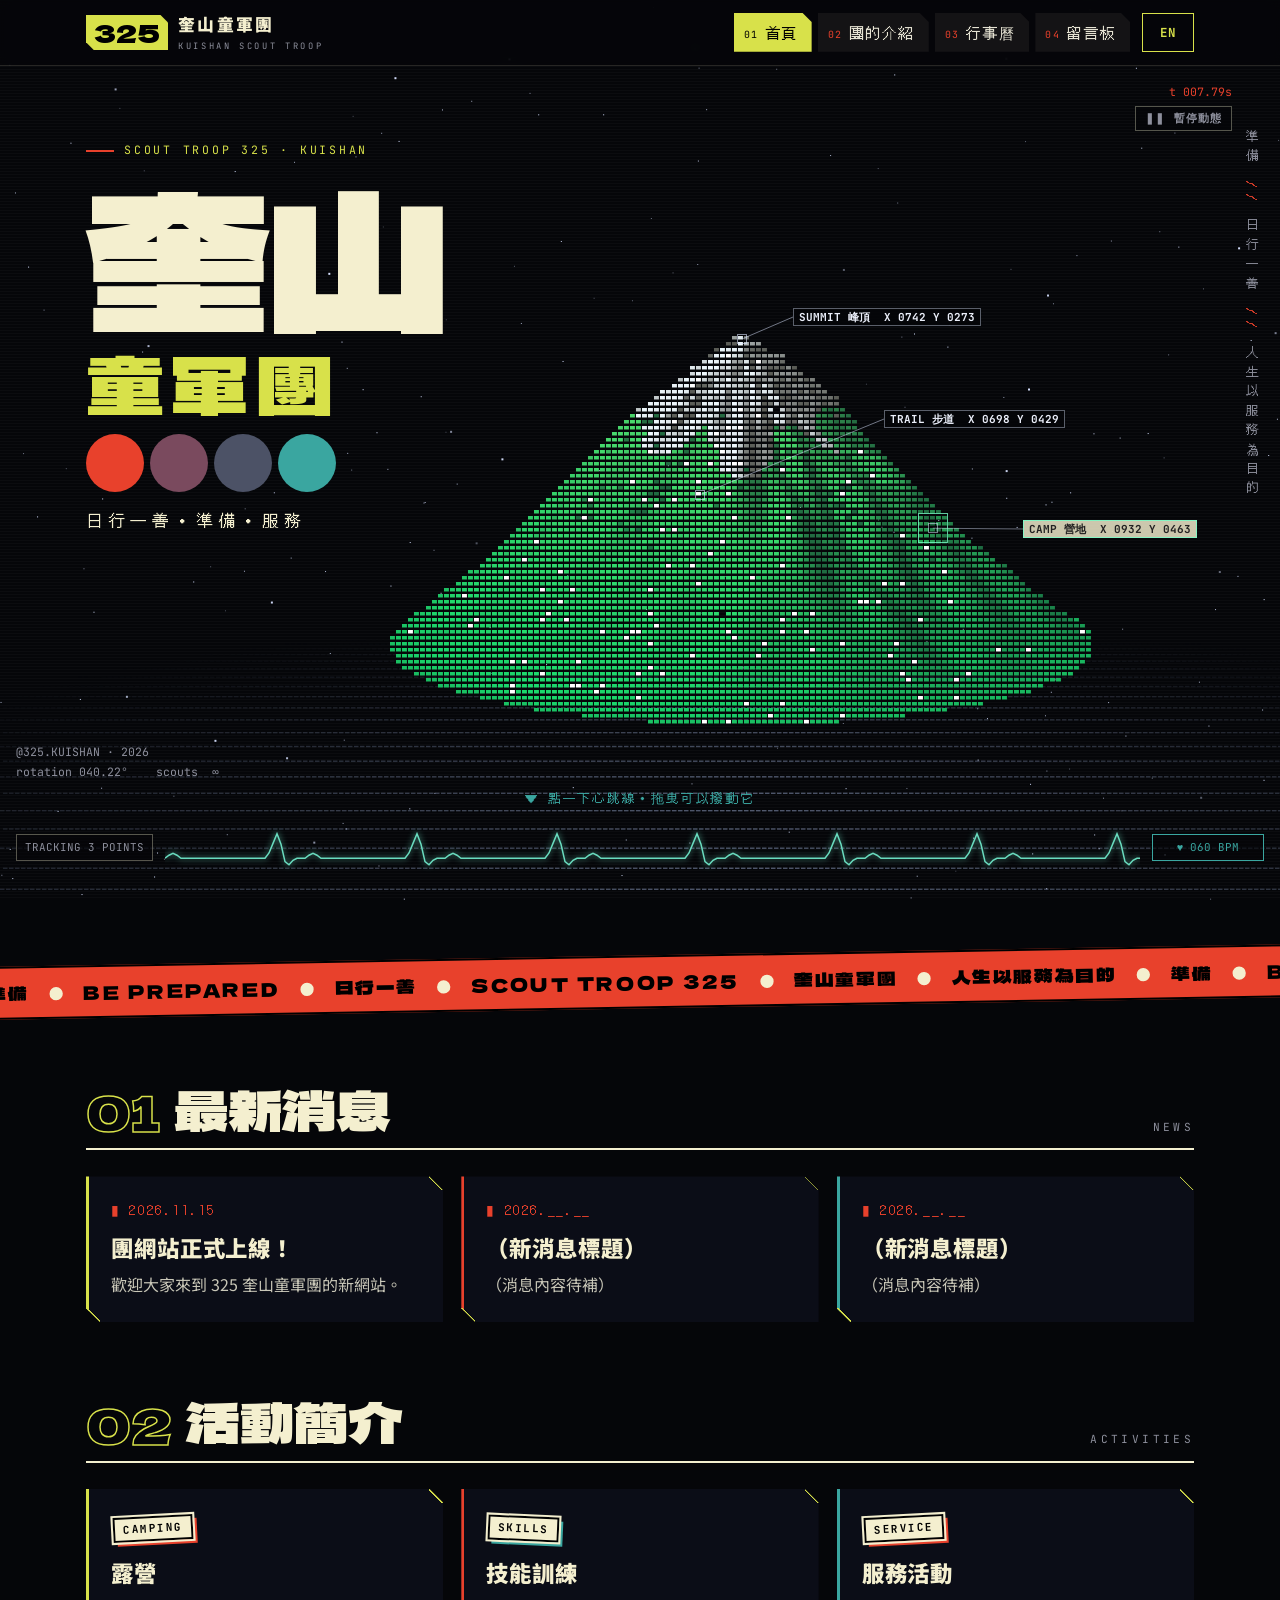
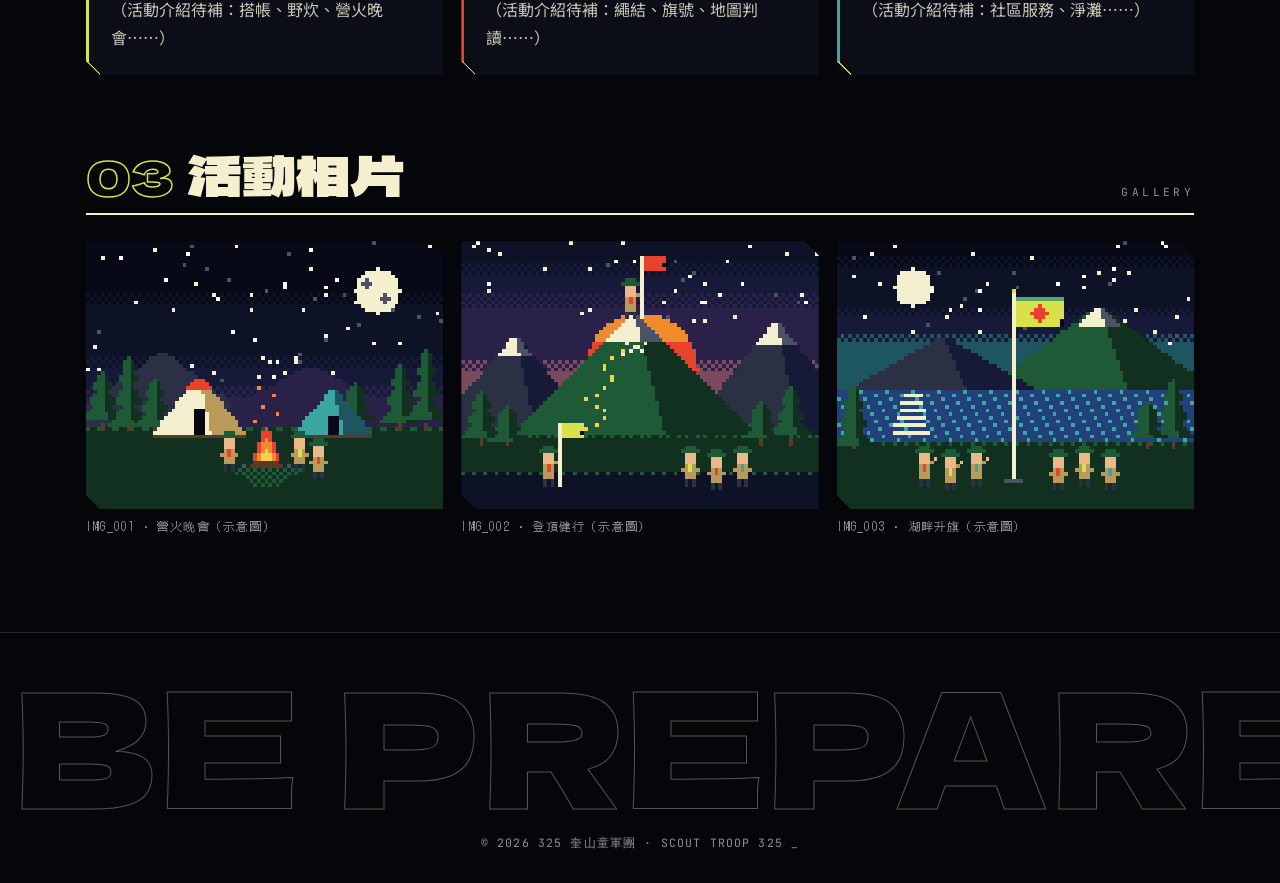
<file: index.html>
<!doctype html>
<html lang="zh-Hant">
<head>
<meta charset="utf-8">
<meta name="viewport" content="width=device-width, initial-scale=1">
<title>首頁｜325 奎山童軍團</title>
<meta name="theme-color" content="#050609">
<link rel="preconnect" href="https://fonts.googleapis.com">
<link rel="preconnect" href="https://fonts.gstatic.com" crossorigin>
<link href="https://fonts.googleapis.com/css2?family=Dela+Gothic+One&family=DotGothic16&family=JetBrains+Mono:wght@400;700&family=Noto+Sans+TC:wght@400;700;900&display=swap" rel="stylesheet">
<link rel="stylesheet" href="style.css?v=14">
</head>
<body>
<header><div class="bar"><a class="logo" href="index.html"><b>325</b><div><span>奎山童軍團</span><small>KUISHAN SCOUT TROOP</small></div></a><nav><a href="index.html" class="active"><i>01</i><span data-en="HOME">首頁</span></a><a href="about.html"><i>02</i><span data-en="ABOUT">團的介紹</span></a><a href="calendar.html"><i>03</i><span data-en="CALENDAR">行事曆</span></a><a href="guestbook.html"><i>04</i><span data-en="GUESTBOOK">留言板</span></a><button id="lang" class="langbtn" type="button">EN</button></nav></div></header>
<section class="hero">
<canvas id="mountain" aria-hidden="true"></canvas>
<div class="hero-copy"><div class="kicker">SCOUT TROOP 325 · KUISHAN</div>
<h1><span class="l1"><span class="gl" data-text="奎山" data-en="KUISHAN">奎山</span></span><span class="l2"><span class="gl" data-text="童軍團" data-en="SCOUT TROOP">童軍團</span></span></h1>
<div class="dots" aria-hidden="true"><i></i><i></i><i></i><i></i></div>
<p class="motto" data-en="Do a good turn daily · Be prepared · Serve">日行一善・準備・服務</p></div>
<div class="vert" aria-hidden="true">準備 <b>//</b> 日行一善 <b>//</b> 人生以服務為目的</div>
<div class="hud hud-tr" id="hud-t">t 000.00s</div>
<div class="hud hud-bl">@325.KUISHAN · 2026
rotation <span id="hud-rot">000.00°</span>    scouts  ∞</div>
<div class="hud hud-hint" id="hud-hint" data-en="▼ TAP THE HEARTBEAT · DRAG TO PLUCK IT">▼ 點一下心跳線・拖曳可以撥動它</div>
<div class="hud-bar"><span class="chip" id="hud-track">TRACKING 0 POINTS</span><canvas id="pulse"></canvas><span class="chip" id="hud-bpm">♥ 060 BPM</span></div>
</section>
<div class="band" aria-hidden="true"><div>準備<i></i>BE PREPARED<i></i>日行一善<i></i>SCOUT TROOP 325<i></i>奎山童軍團<i></i>人生以服務為目的<i></i>準備<i></i>BE PREPARED<i></i>日行一善<i></i>SCOUT TROOP 325<i></i>奎山童軍團<i></i>人生以服務為目的<i></i>準備<i></i>BE PREPARED<i></i>日行一善<i></i>SCOUT TROOP 325<i></i>奎山童軍團<i></i>人生以服務為目的<i></i>準備<i></i>BE PREPARED<i></i>日行一善<i></i>SCOUT TROOP 325<i></i>奎山童軍團<i></i>人生以服務為目的<i></i></div></div>
<main>
<section>
<h2><span class="num">01</span><span class="gl" data-text="最新消息" data-en="NEWS">最新消息</span><span class="tag" data-en="最新消息">NEWS</span></h2>
<div class="grid">
<div class="card"><div class="date">2026.11.15</div><h3 data-en="Our website is live!">團網站正式上線！</h3><p data-en="Welcome to the new website of Kuishan Scout Troop 325.">歡迎大家來到 325 奎山童軍團的新網站。</p></div>
<div class="card"><div class="date">2026.__.__</div><h3 data-en="(News title)">（新消息標題）</h3><p data-en="(to be added)">（消息內容待補）</p></div>
<div class="card"><div class="date">2026.__.__</div><h3 data-en="(News title)">（新消息標題）</h3><p data-en="(to be added)">（消息內容待補）</p></div>
</div>
</section>
<section>
<h2><span class="num">02</span><span class="gl" data-text="活動簡介" data-en="ACTIVITIES">活動簡介</span><span class="tag" data-en="活動簡介">ACTIVITIES</span></h2>
<div class="grid">
<div class="card"><div class="label">CAMPING</div><h3 data-en="Camping">露營</h3><p data-en="(To be added: pitching tents, outdoor cooking, campfire nights…)">（活動介紹待補：搭帳、野炊、營火晚會……）</p></div>
<div class="card"><div class="label">SKILLS</div><h3 data-en="Skills training">技能訓練</h3><p data-en="(To be added: knots, signalling, map reading…)">（活動介紹待補：繩結、旗號、地圖判讀……）</p></div>
<div class="card"><div class="label">SERVICE</div><h3 data-en="Service">服務活動</h3><p data-en="(To be added: community service, beach clean-ups…)">（活動介紹待補：社區服務、淨灘……）</p></div>
</div>
</section>
<section>
<h2><span class="num">03</span><span class="gl" data-text="活動相片" data-en="GALLERY">活動相片</span><span class="tag" data-en="活動相片">GALLERY</span></h2>
<div class="grid photos"><figure><img src="images/photo1.svg?v=7" alt="像素畫：營火晚會（示意圖）"><figcaption>IMG_001 · <span data-en="Campfire night (illustration)">營火晚會（示意圖）</span></figcaption></figure><figure><img src="images/photo2.svg?v=7" alt="像素畫：登頂健行（示意圖）"><figcaption>IMG_002 · <span data-en="Summit hike (illustration)">登頂健行（示意圖）</span></figcaption></figure><figure><img src="images/photo3.svg?v=7" alt="像素畫：湖畔升旗（示意圖）"><figcaption>IMG_003 · <span data-en="Lakeside flag raising (illustration)">湖畔升旗（示意圖）</span></figcaption></figure></div>
</section>
</main>
<footer><div class="mega" aria-hidden="true">BE PREPARED</div><p>© 2026 325 奎山童軍團 · SCOUT TROOP 325 <span class="blink">_</span></p></footer>
<script src="sky.js?v=13"></script>
<script src="app.js?v=14"></script>
</body>
</html>
</file>
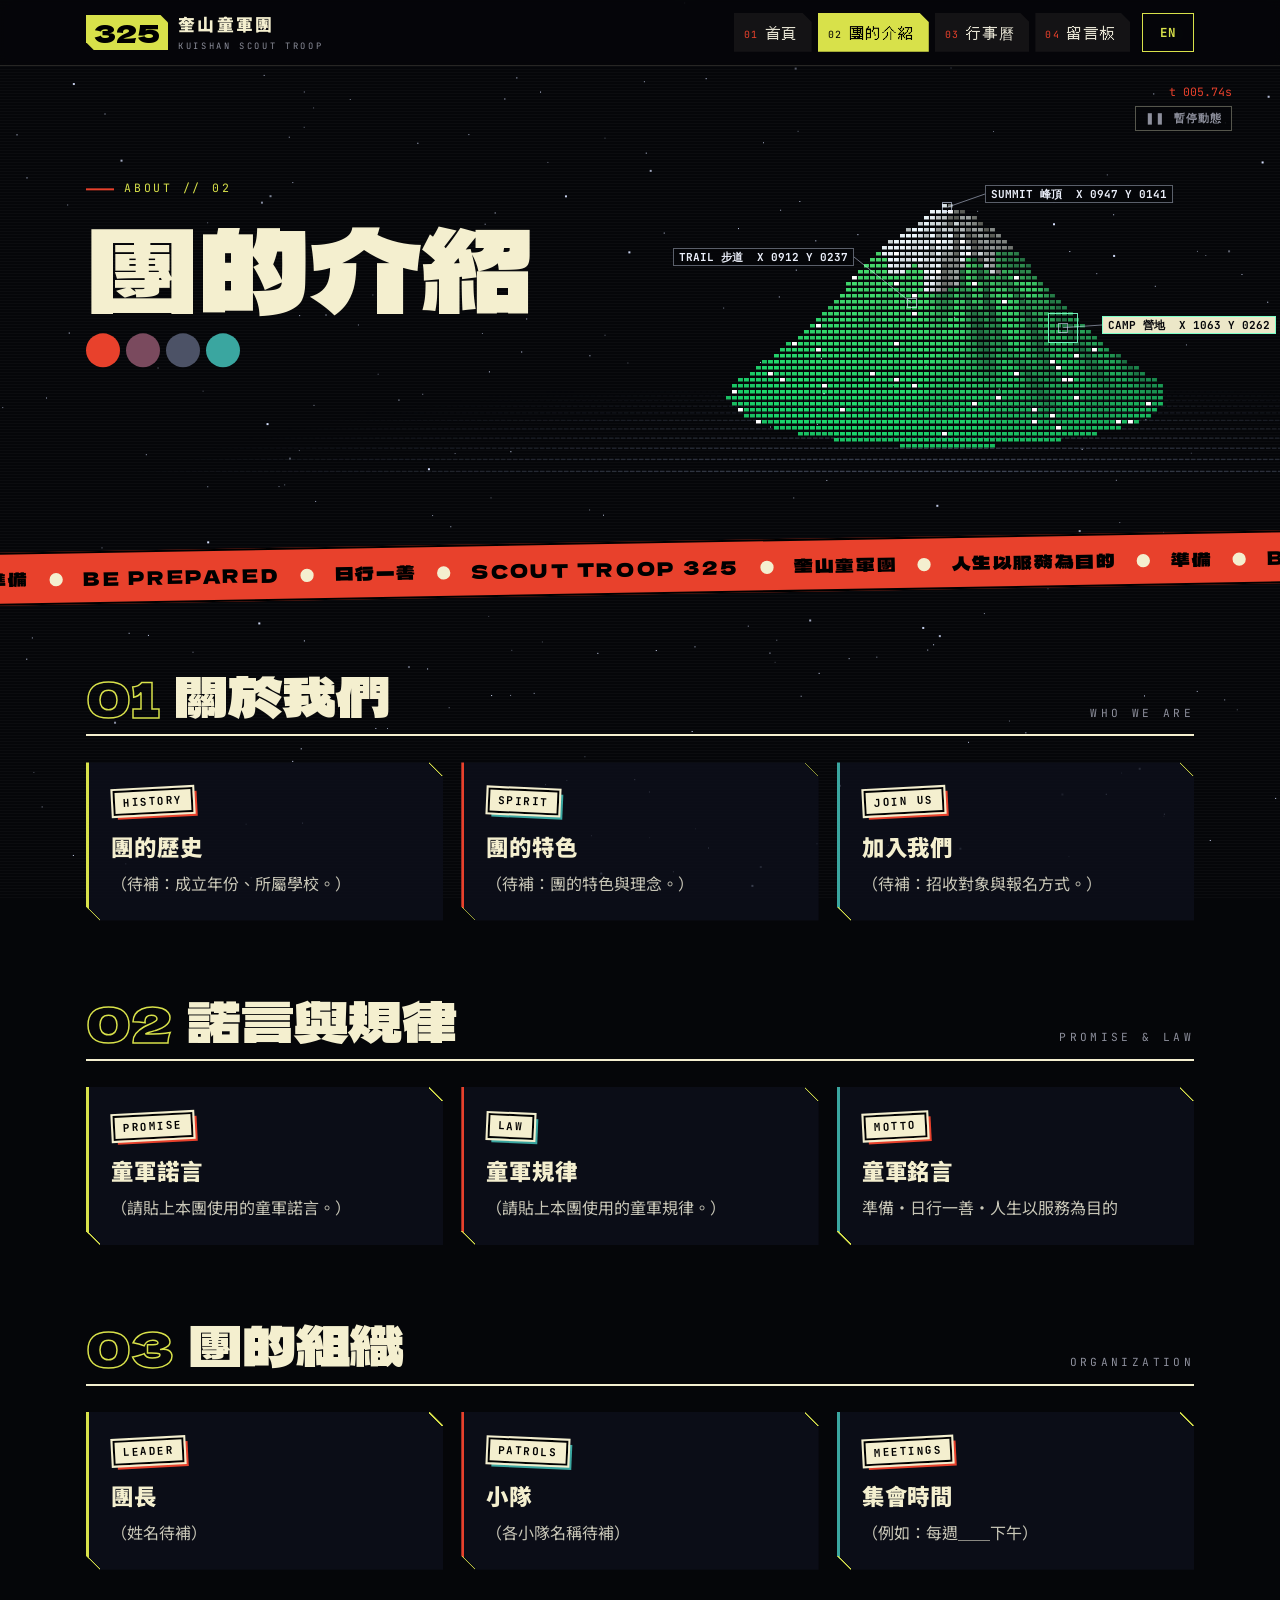
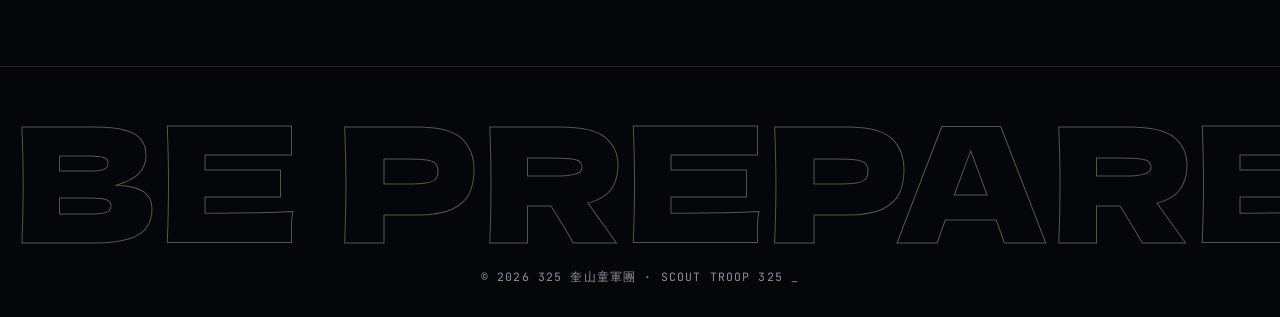
<file: about.html>
<!doctype html>
<html lang="zh-Hant">
<head>
<meta charset="utf-8">
<meta name="viewport" content="width=device-width, initial-scale=1">
<title>團的介紹｜325 奎山童軍團</title>
<meta name="theme-color" content="#050609">
<link rel="preconnect" href="https://fonts.googleapis.com">
<link rel="preconnect" href="https://fonts.gstatic.com" crossorigin>
<link href="https://fonts.googleapis.com/css2?family=Dela+Gothic+One&family=DotGothic16&family=JetBrains+Mono:wght@400;700&family=Noto+Sans+TC:wght@400;700;900&display=swap" rel="stylesheet">
<link rel="stylesheet" href="style.css?v=14">
</head>
<body>
<header><div class="bar"><a class="logo" href="index.html"><b>325</b><div><span>奎山童軍團</span><small>KUISHAN SCOUT TROOP</small></div></a><nav><a href="index.html"><i>01</i><span data-en="HOME">首頁</span></a><a href="about.html" class="active"><i>02</i><span data-en="ABOUT">團的介紹</span></a><a href="calendar.html"><i>03</i><span data-en="CALENDAR">行事曆</span></a><a href="guestbook.html"><i>04</i><span data-en="GUESTBOOK">留言板</span></a><button id="lang" class="langbtn" type="button">EN</button></nav></div></header>
<section class="hero sub">
<canvas id="mountain" aria-hidden="true"></canvas>
<div class="hero-copy"><div class="kicker">ABOUT // 02</div>
<h1><span class="gl" data-text="團的介紹" data-en="ABOUT">團的介紹</span></h1>
<div class="dots" aria-hidden="true"><i></i><i></i><i></i><i></i></div></div>
<div class="hud hud-tr" id="hud-t">t 000.00s</div>
</section>
<div class="band" aria-hidden="true"><div>準備<i></i>BE PREPARED<i></i>日行一善<i></i>SCOUT TROOP 325<i></i>奎山童軍團<i></i>人生以服務為目的<i></i>準備<i></i>BE PREPARED<i></i>日行一善<i></i>SCOUT TROOP 325<i></i>奎山童軍團<i></i>人生以服務為目的<i></i>準備<i></i>BE PREPARED<i></i>日行一善<i></i>SCOUT TROOP 325<i></i>奎山童軍團<i></i>人生以服務為目的<i></i>準備<i></i>BE PREPARED<i></i>日行一善<i></i>SCOUT TROOP 325<i></i>奎山童軍團<i></i>人生以服務為目的<i></i></div></div>
<main>
<section>
<h2><span class="num">01</span><span class="gl" data-text="關於我們" data-en="WHO WE ARE">關於我們</span><span class="tag" data-en="關於我們">WHO WE ARE</span></h2>
<div class="grid">
<div class="card"><div class="label">HISTORY</div><h3 data-en="Our history">團的歷史</h3><p data-en="(To be added: founding year, school.)">（待補：成立年份、所屬學校。）</p></div>
<div class="card"><div class="label">SPIRIT</div><h3 data-en="What makes us us">團的特色</h3><p data-en="(To be added: our character and values.)">（待補：團的特色與理念。）</p></div>
<div class="card"><div class="label">JOIN US</div><h3 data-en="Join us">加入我們</h3><p data-en="(To be added: who can join and how to sign up.)">（待補：招收對象與報名方式。）</p></div>
</div>
</section>
<section>
<h2><span class="num">02</span><span class="gl" data-text="諾言與規律" data-en="PROMISE &amp;amp; LAW">諾言與規律</span><span class="tag" data-en="諾言與規律">PROMISE &amp; LAW</span></h2>
<div class="grid">
<div class="card"><div class="label">PROMISE</div><h3 data-en="Scout Promise">童軍諾言</h3><p data-en="(Paste the Scout Promise your troop uses.)">（請貼上本團使用的童軍諾言。）</p></div>
<div class="card"><div class="label">LAW</div><h3 data-en="Scout Law">童軍規律</h3><p data-en="(Paste the Scout Law your troop uses.)">（請貼上本團使用的童軍規律。）</p></div>
<div class="card"><div class="label">MOTTO</div><h3 data-en="Scout Motto">童軍銘言</h3><p data-en="Be prepared · Do a good turn daily · Live to serve">準備・日行一善・人生以服務為目的</p></div>
</div>
</section>
<section>
<h2><span class="num">03</span><span class="gl" data-text="團的組織" data-en="ORGANIZATION">團的組織</span><span class="tag" data-en="團的組織">ORGANIZATION</span></h2>
<div class="grid">
<div class="card"><div class="label">LEADER</div><h3 data-en="Scoutmaster">團長</h3><p data-en="(Name to be added)">（姓名待補）</p></div>
<div class="card"><div class="label">PATROLS</div><h3 data-en="Patrols">小隊</h3><p data-en="(Patrol names to be added)">（各小隊名稱待補）</p></div>
<div class="card"><div class="label">MEETINGS</div><h3 data-en="Meeting time">集會時間</h3><p data-en="(e.g. every ____ afternoon)">（例如：每週＿＿下午）</p></div>
</div>
</section>
</main>
<footer><div class="mega" aria-hidden="true">BE PREPARED</div><p>© 2026 325 奎山童軍團 · SCOUT TROOP 325 <span class="blink">_</span></p></footer>
<script src="sky.js?v=13"></script>
<script src="app.js?v=14"></script>
</body>
</html>
</file>
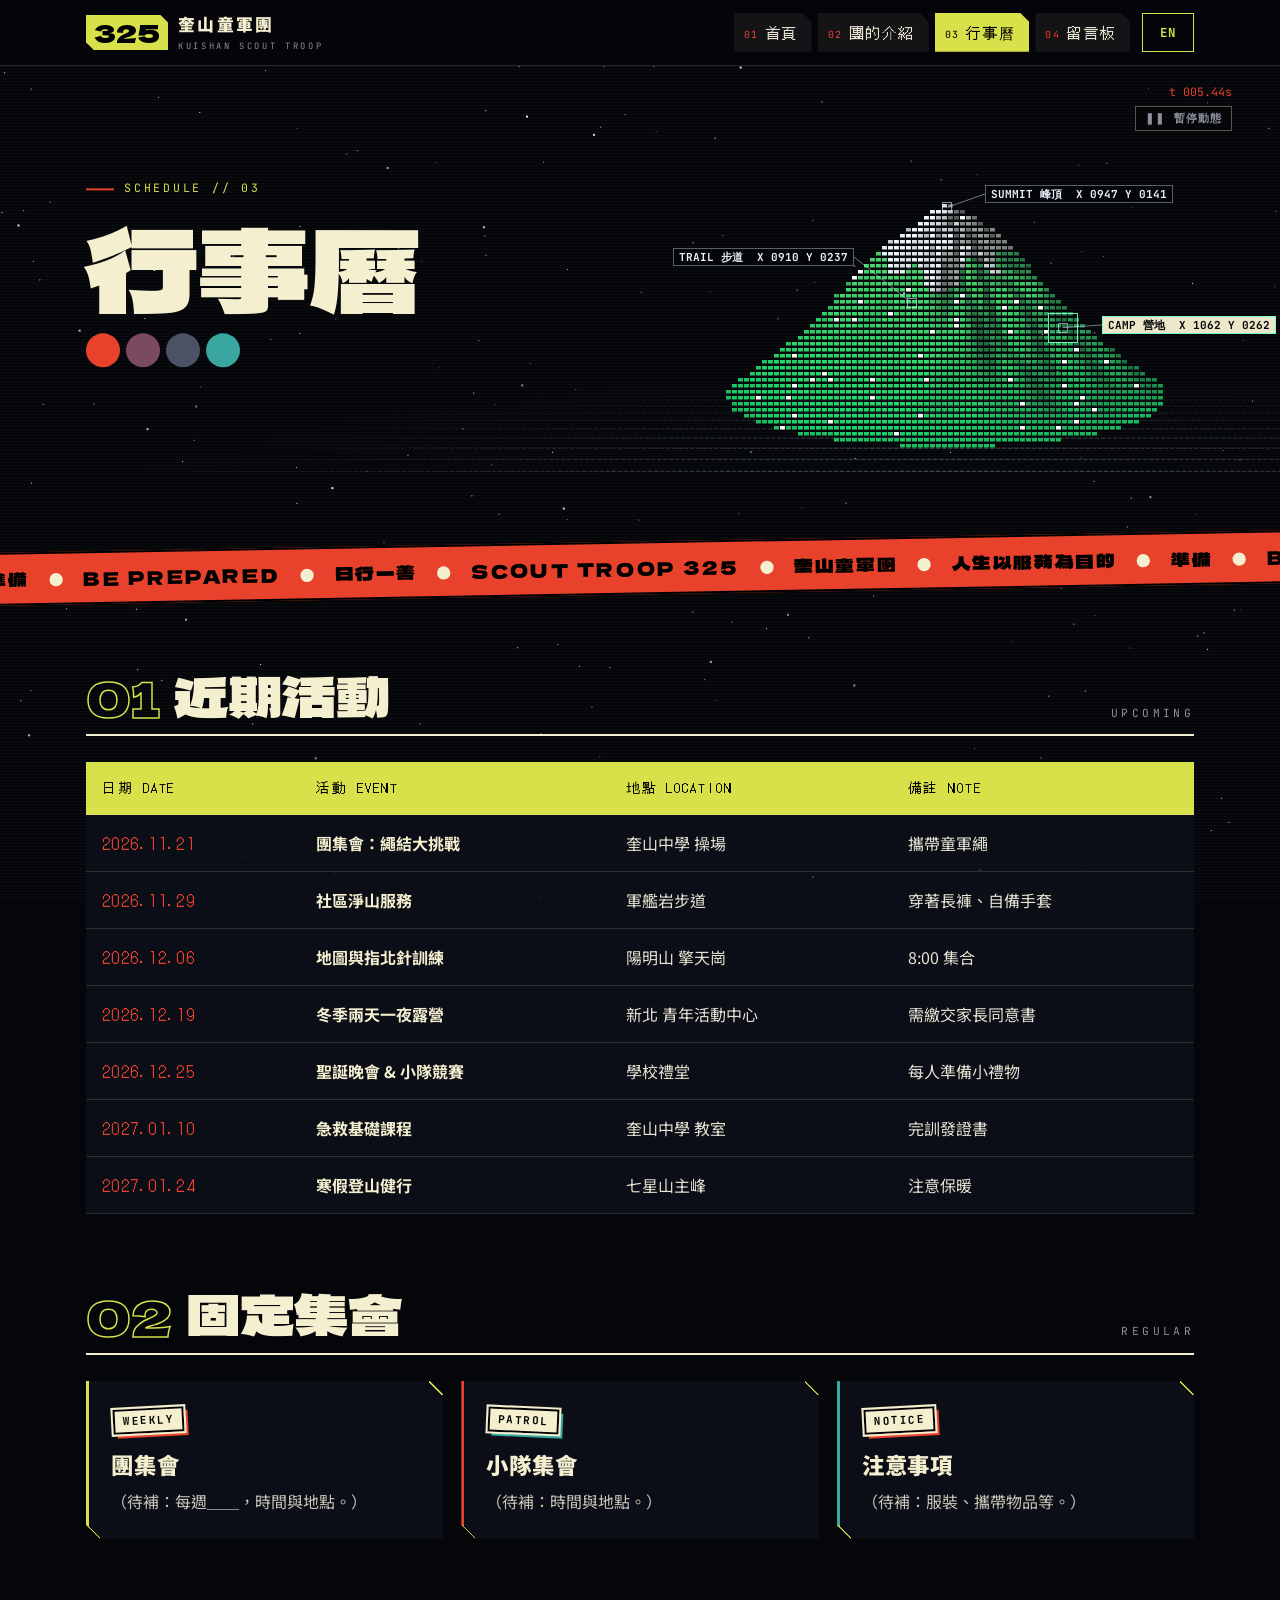
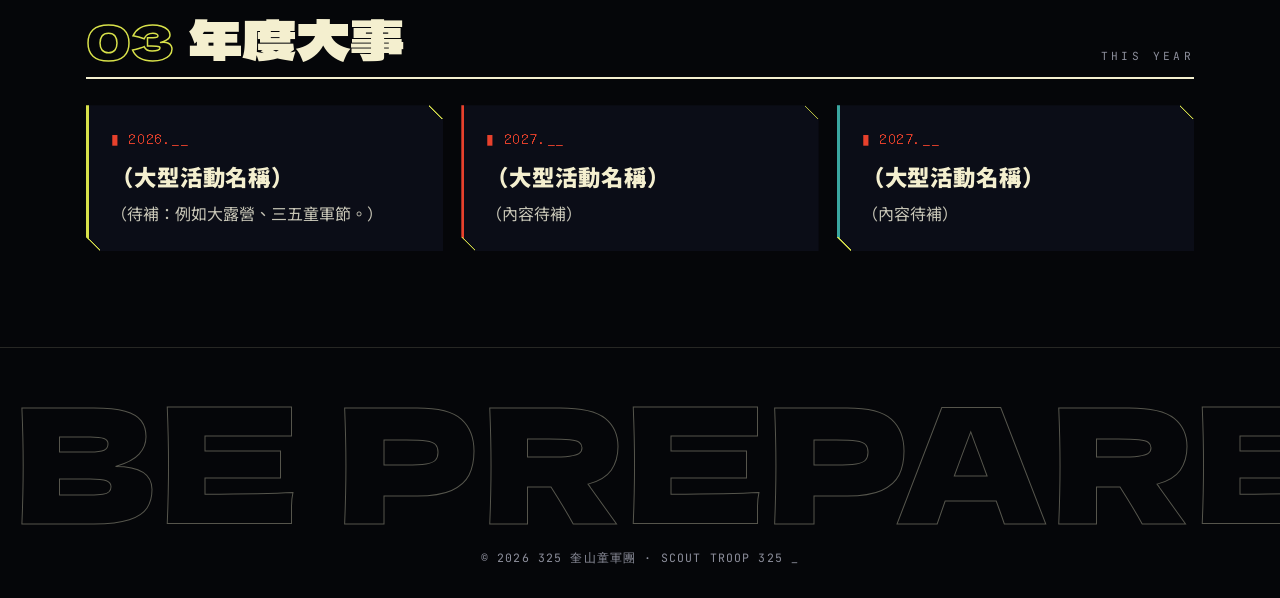
<file: calendar.html>
<!doctype html>
<html lang="zh-Hant">
<head>
<meta charset="utf-8">
<meta name="viewport" content="width=device-width, initial-scale=1">
<title>行事曆｜325 奎山童軍團</title>
<meta name="theme-color" content="#050609">
<link rel="preconnect" href="https://fonts.googleapis.com">
<link rel="preconnect" href="https://fonts.gstatic.com" crossorigin>
<link href="https://fonts.googleapis.com/css2?family=Dela+Gothic+One&family=DotGothic16&family=JetBrains+Mono:wght@400;700&family=Noto+Sans+TC:wght@400;700;900&display=swap" rel="stylesheet">
<link rel="stylesheet" href="style.css?v=14">
</head>
<body>
<header><div class="bar"><a class="logo" href="index.html"><b>325</b><div><span>奎山童軍團</span><small>KUISHAN SCOUT TROOP</small></div></a><nav><a href="index.html"><i>01</i><span data-en="HOME">首頁</span></a><a href="about.html"><i>02</i><span data-en="ABOUT">團的介紹</span></a><a href="calendar.html" class="active"><i>03</i><span data-en="CALENDAR">行事曆</span></a><a href="guestbook.html"><i>04</i><span data-en="GUESTBOOK">留言板</span></a><button id="lang" class="langbtn" type="button">EN</button></nav></div></header>
<section class="hero sub">
<canvas id="mountain" aria-hidden="true"></canvas>
<div class="hero-copy"><div class="kicker">SCHEDULE // 03</div>
<h1><span class="gl" data-text="行事曆" data-en="CALENDAR">行事曆</span></h1>
<div class="dots" aria-hidden="true"><i></i><i></i><i></i><i></i></div></div>
<div class="hud hud-tr" id="hud-t">t 000.00s</div>
</section>
<div class="band" aria-hidden="true"><div>準備<i></i>BE PREPARED<i></i>日行一善<i></i>SCOUT TROOP 325<i></i>奎山童軍團<i></i>人生以服務為目的<i></i>準備<i></i>BE PREPARED<i></i>日行一善<i></i>SCOUT TROOP 325<i></i>奎山童軍團<i></i>人生以服務為目的<i></i>準備<i></i>BE PREPARED<i></i>日行一善<i></i>SCOUT TROOP 325<i></i>奎山童軍團<i></i>人生以服務為目的<i></i>準備<i></i>BE PREPARED<i></i>日行一善<i></i>SCOUT TROOP 325<i></i>奎山童軍團<i></i>人生以服務為目的<i></i></div></div>
<main>
<section>
<h2><span class="num">01</span><span class="gl" data-text="近期活動" data-en="UPCOMING">近期活動</span><span class="tag" data-en="近期活動">UPCOMING</span></h2>
<div class="table-wrap"><table>
<tr><th>日期 DATE</th><th>活動 EVENT</th><th>地點 LOCATION</th><th>備註 NOTE</th></tr>
<tr><td>2026.11.21</td><td data-en="Troop meeting: Knot challenge">團集會：繩結大挑戰</td><td data-en="Kuishan School field">奎山中學 操場</td><td data-en="Bring a scout rope">攜帶童軍繩</td></tr>
<tr><td>2026.11.29</td><td data-en="Community trail clean-up">社區淨山服務</td><td data-en="Junjianyan Trail">軍艦岩步道</td><td data-en="Long pants, bring gloves">穿著長褲、自備手套</td></tr>
<tr><td>2026.12.06</td><td data-en="Map & compass training">地圖與指北針訓練</td><td data-en="Qingtiangang, Yangmingshan">陽明山 擎天崗</td><td data-en="Meet at 8:00">8:00 集合</td></tr>
<tr><td>2026.12.19</td><td data-en="Winter overnight camp">冬季兩天一夜露營</td><td data-en="New Taipei youth camp">新北 青年活動中心</td><td data-en="Parent consent form required">需繳交家長同意書</td></tr>
<tr><td>2026.12.25</td><td data-en="Christmas party & patrol games">聖誕晚會 & 小隊競賽</td><td data-en="School auditorium">學校禮堂</td><td data-en="Bring a small gift">每人準備小禮物</td></tr>
<tr><td>2027.01.10</td><td data-en="Basic first aid course">急救基礎課程</td><td data-en="Kuishan School classroom">奎山中學 教室</td><td data-en="Certificate on completion">完訓發證書</td></tr>
<tr><td>2027.01.24</td><td data-en="Winter break mountain hike">寒假登山健行</td><td data-en="Mt. Qixing summit">七星山主峰</td><td data-en="Dress warmly">注意保暖</td></tr>
</table></div>
</section>
<section>
<h2><span class="num">02</span><span class="gl" data-text="固定集會" data-en="REGULAR">固定集會</span><span class="tag" data-en="固定集會">REGULAR</span></h2>
<div class="grid">
<div class="card"><div class="label">WEEKLY</div><h3 data-en="Troop meeting">團集會</h3><p data-en="(To be added: day, time and place.)">（待補：每週＿＿，時間與地點。）</p></div>
<div class="card"><div class="label">PATROL</div><h3 data-en="Patrol meeting">小隊集會</h3><p data-en="(To be added: time and place.)">（待補：時間與地點。）</p></div>
<div class="card"><div class="label">NOTICE</div><h3 data-en="Reminders">注意事項</h3><p data-en="(To be added: uniform, what to bring.)">（待補：服裝、攜帶物品等。）</p></div>
</div>
</section>
<section>
<h2><span class="num">03</span><span class="gl" data-text="年度大事" data-en="THIS YEAR">年度大事</span><span class="tag" data-en="年度大事">THIS YEAR</span></h2>
<div class="grid">
<div class="card"><div class="date">2026.__</div><h3 data-en="(Big event name)">（大型活動名稱）</h3><p data-en="(To be added: e.g. jamboree, Scout Day on March 5.)">（待補：例如大露營、三五童軍節。）</p></div>
<div class="card"><div class="date">2027.__</div><h3 data-en="(Big event name)">（大型活動名稱）</h3><p data-en="(to be added)">（內容待補）</p></div>
<div class="card"><div class="date">2027.__</div><h3 data-en="(Big event name)">（大型活動名稱）</h3><p data-en="(to be added)">（內容待補）</p></div>
</div>
</section>
</main>
<footer><div class="mega" aria-hidden="true">BE PREPARED</div><p>© 2026 325 奎山童軍團 · SCOUT TROOP 325 <span class="blink">_</span></p></footer>
<script src="sky.js?v=13"></script>
<script src="app.js?v=14"></script>
</body>
</html>
</file>
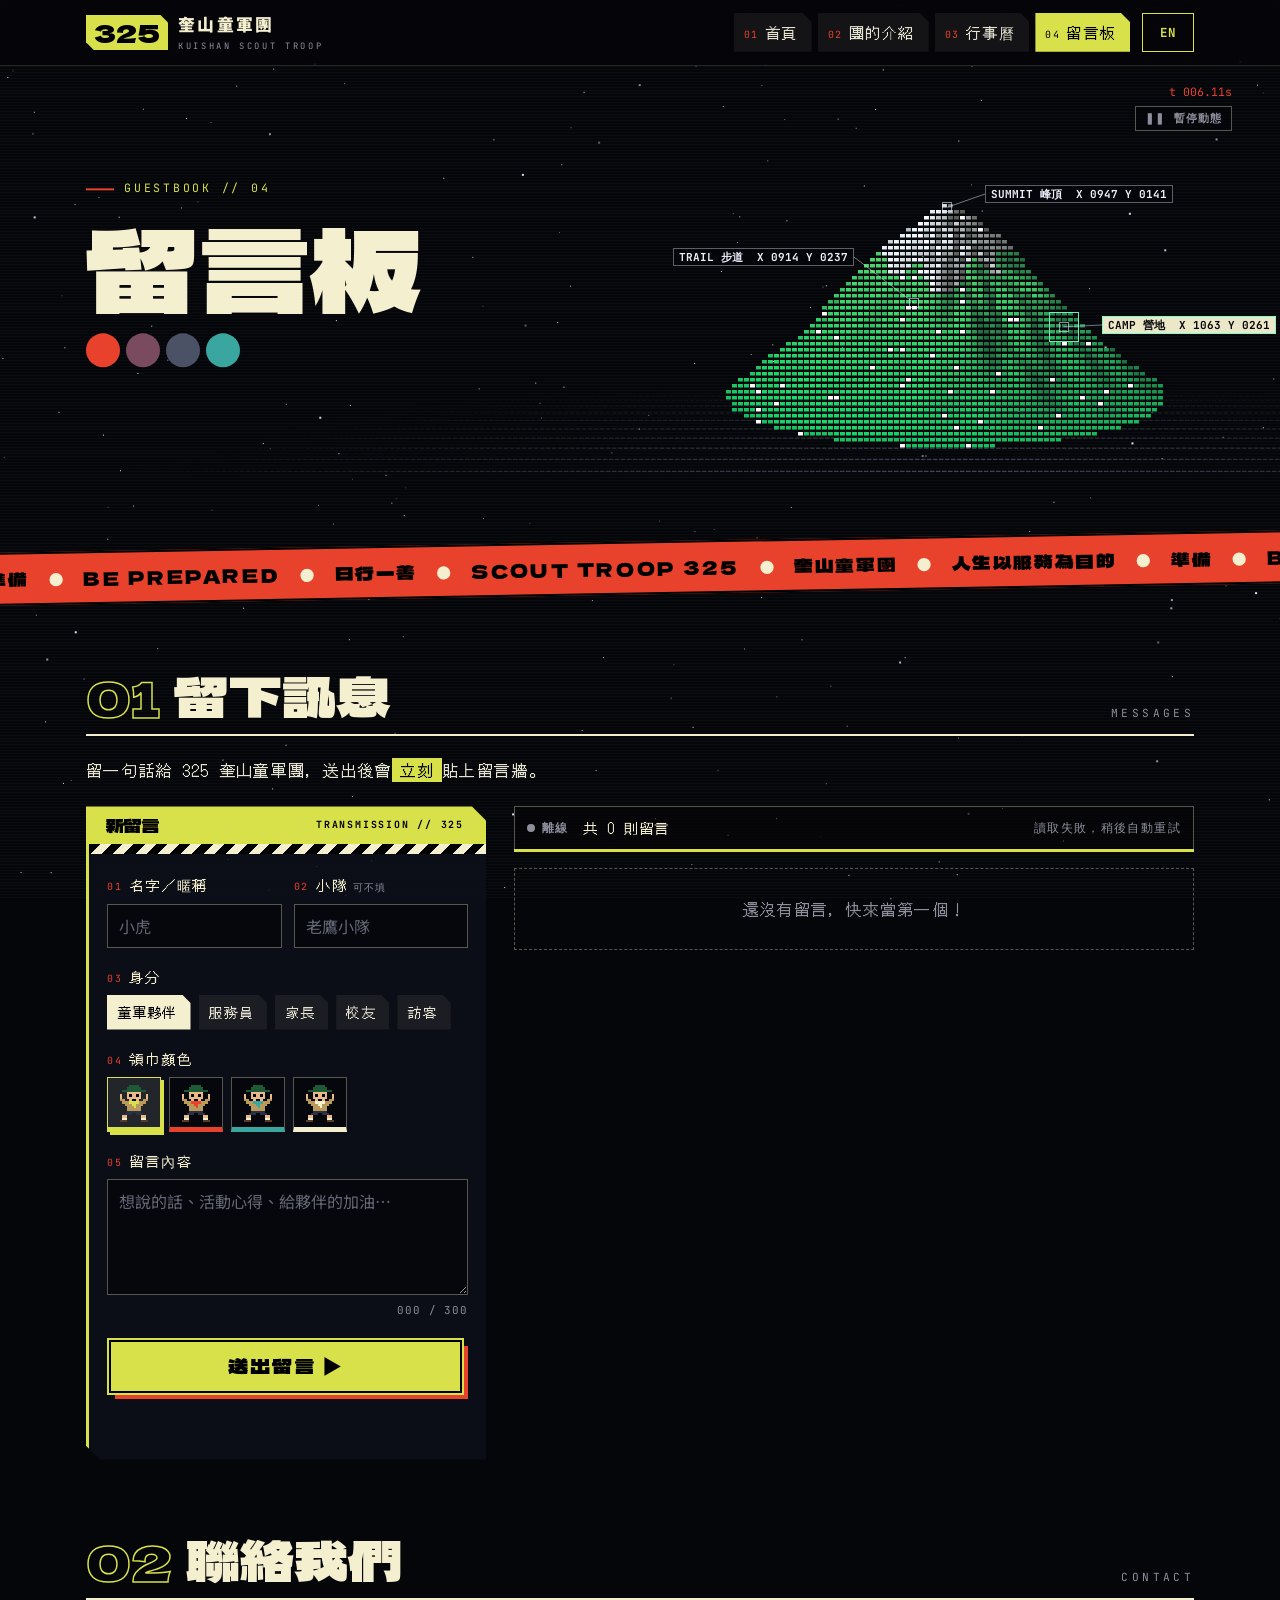
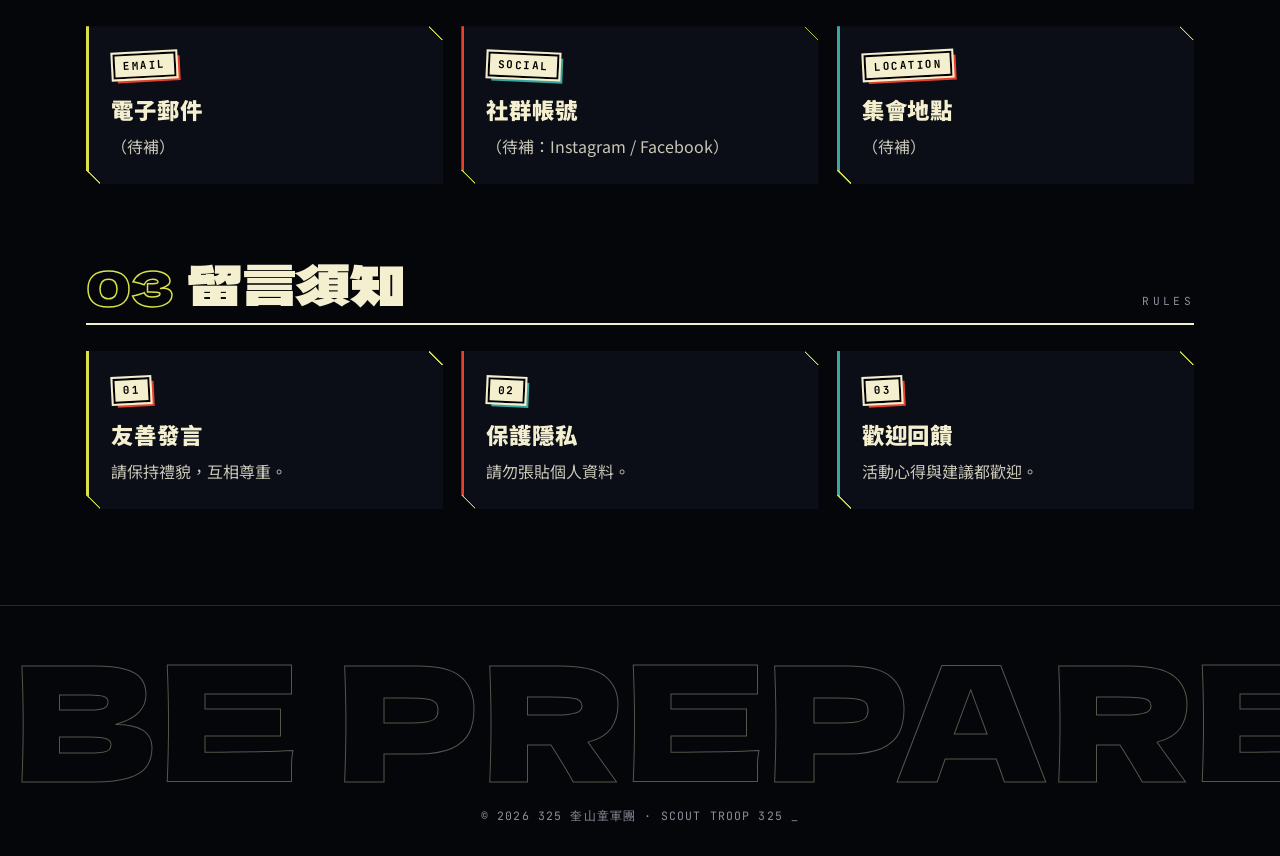
<file: guestbook.html>
<!doctype html>
<html lang="zh-Hant">
<head>
<meta charset="utf-8">
<meta name="viewport" content="width=device-width, initial-scale=1">
<title>留言板｜325 奎山童軍團</title>
<meta name="theme-color" content="#050609">
<link rel="preconnect" href="https://fonts.googleapis.com">
<link rel="preconnect" href="https://fonts.gstatic.com" crossorigin>
<link href="https://fonts.googleapis.com/css2?family=Dela+Gothic+One&family=DotGothic16&family=JetBrains+Mono:wght@400;700&family=Noto+Sans+TC:wght@400;700;900&display=swap" rel="stylesheet">
<link rel="stylesheet" href="style.css?v=8">
<link rel="stylesheet" href="guestbook.css?v=1">
</head>
<body>
<header><div class="bar"><a class="logo" href="index.html"><b>325</b><div><span>奎山童軍團</span><small>KUISHAN SCOUT TROOP</small></div></a><nav><a href="index.html"><i>01</i><span data-en="HOME">首頁</span></a><a href="about.html"><i>02</i><span data-en="ABOUT">團的介紹</span></a><a href="calendar.html"><i>03</i><span data-en="CALENDAR">行事曆</span></a><a href="guestbook.html" class="active"><i>04</i><span data-en="GUESTBOOK">留言板</span></a><button id="lang" class="langbtn" type="button">EN</button></nav></div></header>
<section class="hero sub">
<canvas id="mountain" aria-hidden="true"></canvas>
<div class="hero-copy"><div class="kicker">GUESTBOOK // 04</div>
<h1><span class="gl" data-text="留言板" data-en="GUESTBOOK">留言板</span></h1>
<div class="dots" aria-hidden="true"><i></i><i></i><i></i><i></i></div></div>
<div class="hud hud-tr" id="hud-t">t 000.00s</div>
</section>
<div class="band" aria-hidden="true"><div>準備<i></i>BE PREPARED<i></i>日行一善<i></i>SCOUT TROOP 325<i></i>奎山童軍團<i></i>人生以服務為目的<i></i>準備<i></i>BE PREPARED<i></i>日行一善<i></i>SCOUT TROOP 325<i></i>奎山童軍團<i></i>人生以服務為目的<i></i>準備<i></i>BE PREPARED<i></i>日行一善<i></i>SCOUT TROOP 325<i></i>奎山童軍團<i></i>人生以服務為目的<i></i>準備<i></i>BE PREPARED<i></i>日行一善<i></i>SCOUT TROOP 325<i></i>奎山童軍團<i></i>人生以服務為目的<i></i></div></div>
<main>
<section>
<h2><span class="num">01</span><span class="gl" data-text="留下訊息" data-en="MESSAGES">留下訊息</span><span class="tag" data-en="留下訊息">MESSAGES</span></h2>
<p class="gb-intro" data-en="Leave a message for Troop 325. It goes up on the wall &lt;b&gt;right away&lt;/b&gt;.">留一句話給 325 奎山童軍團，送出後會<b>立刻</b>貼上留言牆。</p>
<div class="gb">
<form class="gb-form" id="gb-form" novalidate>
<div class="gb-form-top"><span data-en="NEW MESSAGE">新留言</span><small>TRANSMISSION // 325</small></div>
<div class="gb-haz" aria-hidden="true"></div>
<div class="gb-fields">
<div class="gb-row">
<div class="gb-field"><label for="gb-name"><i>01</i><span data-en="Name">名字／暱稱</span></label><input type="text" id="gb-name" name="name" maxlength="20" autocomplete="nickname" placeholder="小虎" data-ph-en="Tiger" required></div>
<div class="gb-field"><label for="gb-patrol"><i>02</i><span data-en="Patrol">小隊</span><em data-en="optional">可不填</em></label><input type="text" id="gb-patrol" name="patrol" maxlength="20" placeholder="老鷹小隊" data-ph-en="Eagle Patrol"></div>
</div>
<fieldset class="gb-field"><legend><i>03</i><span data-en="I am a…">身分</span></legend>
<div class="gb-pills">
<label><input type="radio" name="role" value="scout" checked><span data-en="SCOUT">童軍夥伴</span></label>
<label><input type="radio" name="role" value="leader"><span data-en="LEADER">服務員</span></label>
<label><input type="radio" name="role" value="parent"><span data-en="PARENT">家長</span></label>
<label><input type="radio" name="role" value="alumni"><span data-en="ALUMNI">校友</span></label>
<label><input type="radio" name="role" value="guest"><span data-en="GUEST">訪客</span></label>
</div></fieldset>
<fieldset class="gb-field"><legend><i>04</i><span data-en="Scarf colour">領巾顏色</span></legend>
<div class="gb-scarves">
<label style="--c:var(--lime)"><input type="radio" name="color" value="lime" aria-label="黃綠色 Lime" checked><span data-scarf="lime"></span></label>
<label style="--c:var(--red)"><input type="radio" name="color" value="red" aria-label="紅色 Red"><span data-scarf="red"></span></label>
<label style="--c:var(--teal)"><input type="radio" name="color" value="teal" aria-label="藍綠色 Teal"><span data-scarf="teal"></span></label>
<label style="--c:var(--cream)"><input type="radio" name="color" value="cream" aria-label="米白色 Cream"><span data-scarf="cream"></span></label>
</div></fieldset>
<div class="gb-field"><label for="gb-message"><i>05</i><span data-en="Message">留言內容</span></label><textarea id="gb-message" name="message" maxlength="300" rows="4" placeholder="想說的話、活動心得、給夥伴的加油…" data-ph-en="A story, a thank-you, a cheer for your patrol…" required></textarea><span class="gb-count" id="gb-count" aria-hidden="true">000 / 300</span></div>
<div class="gb-hp" aria-hidden="true"><label>Website<input type="text" name="website" tabindex="-1" autocomplete="off"></label></div>
<button class="gb-send" id="gb-send" type="submit" data-en="SEND ▶">送出留言 ▶</button>
<p class="gb-status" id="gb-status" role="status" aria-live="polite"></p>
</div>
</form>
<div class="gb-wallbox">
<div class="gb-bar"><span class="gb-live" id="gb-live">LIVE</span><span class="gb-total" id="gb-total"></span><span class="gb-sync" id="gb-sync"></span></div>
<div class="gb-tick" id="gb-tick" aria-hidden="true"><i></i></div>
<p class="gb-demo-note" id="gb-demo-note" hidden data-en="DEMO MODE: the guestbook is not connected to Google Forms yet. Messages are only saved in your own browser.">示範模式：留言板還沒連接 Google 表單，留言只會存在你自己的瀏覽器裡。</p>
<ul class="gb-wall" id="gb-wall" aria-label="留言牆 Message wall"></ul>
<button class="gb-more" id="gb-more" type="button" hidden data-en="▼ LOAD MORE">▼ 載入更多</button>
</div>
</div>
<noscript><p class="note">需要開啟 JavaScript 才能使用留言板。</p></noscript>
</section>
<section>
<h2><span class="num">02</span><span class="gl" data-text="聯絡我們" data-en="CONTACT">聯絡我們</span><span class="tag" data-en="聯絡我們">CONTACT</span></h2>
<div class="grid">
<div class="card"><div class="label">EMAIL</div><h3 data-en="Email">電子郵件</h3><p data-en="(to be added)">（待補）</p></div>
<div class="card"><div class="label">SOCIAL</div><h3 data-en="Social media">社群帳號</h3><p data-en="(To be added: Instagram / Facebook)">（待補：Instagram / Facebook）</p></div>
<div class="card"><div class="label">LOCATION</div><h3 data-en="Where we meet">集會地點</h3><p data-en="(to be added)">（待補）</p></div>
</div>
</section>
<section>
<h2><span class="num">03</span><span class="gl" data-text="留言須知" data-en="RULES">留言須知</span><span class="tag" data-en="留言須知">RULES</span></h2>
<div class="grid">
<div class="card"><div class="label">01</div><h3 data-en="Be kind">友善發言</h3><p data-en="Stay polite and respect each other.">請保持禮貌，互相尊重。</p></div>
<div class="card"><div class="label">02</div><h3 data-en="Protect privacy">保護隱私</h3><p data-en="Do not post personal information.">請勿張貼個人資料。</p></div>
<div class="card"><div class="label">03</div><h3 data-en="Feedback welcome">歡迎回饋</h3><p data-en="Stories and suggestions are both welcome.">活動心得與建議都歡迎。</p></div>
</div>
</section>
</main>
<footer><div class="mega" aria-hidden="true">BE PREPARED</div><p>© 2026 325 奎山童軍團 · SCOUT TROOP 325 <span class="blink">_</span></p></footer>
<script src="sky.js?v=8"></script>
<script src="app.js?v=8"></script>
<script src="guestbook.js?v=2"></script>
</body>
</html>
</file>
<file: style.css>
:root{
  --bg:#050609; --panel:rgba(13,16,28,.78); --line:rgba(244,239,207,.14); --line-2:rgba(244,239,207,.34);
  --cream:#f4efcf; --text:#e6e3d3; --muted:#8d8f9c;
  --red:#e8412c; --lime:#d8e14a; --green:#5aa469; --teal:#3aa6a0; --plum:#7a4a5e; --slate:#4c5266;
  --display:"Dela Gothic One","Noto Sans TC",sans-serif;
  --dot:"DotGothic16","JetBrains Mono",monospace;
  --mono:"JetBrains Mono",ui-monospace,Menlo,monospace;
  --sans:"Noto Sans TC","PingFang TC","Microsoft JhengHei",sans-serif;
  --cut:polygon(0 0,calc(100% - 14px) 0,100% 14px,100% 100%,14px 100%,0 calc(100% - 14px));
}
*{box-sizing:border-box}
html,body{margin:0}
body{background:var(--bg);color:var(--text);font-family:var(--sans);line-height:1.75;min-height:100vh;overflow-x:hidden}
body::before{content:"";position:fixed;inset:0;z-index:-1;pointer-events:none;
  background:repeating-linear-gradient(rgba(255,255,255,.028) 0 1px,transparent 1px 3px)}
#stars{position:fixed;inset:0;width:100%;height:100%;z-index:-1;pointer-events:none}
a{color:var(--lime)}
::selection{background:var(--lime);color:#000}

/* glitch text */
.gl{position:relative;display:inline-block}
.gl::before,.gl::after{content:attr(data-text);position:absolute;left:0;top:0;width:100%;clip-path:inset(0 0 100% 0);pointer-events:none}
.gl::before{color:var(--red);animation:glA 5.5s steps(1) infinite}
.gl::after{color:var(--teal);animation:glB 5.5s steps(1) infinite}
@keyframes glA{0%,90%,100%{clip-path:inset(0 0 100% 0);transform:none}91%{clip-path:inset(10% 0 62% 0);transform:translate(-.06em,0)}93%{clip-path:inset(56% 0 18% 0);transform:translate(.05em,0)}95%{clip-path:inset(82% 0 3% 0);transform:translate(-.03em,0)}97%{clip-path:inset(28% 0 48% 0);transform:translate(.04em,0)}}
@keyframes glB{0%,90%,100%{clip-path:inset(0 0 100% 0);transform:none}91%{clip-path:inset(40% 0 35% 0);transform:translate(.06em,0)}93%{clip-path:inset(5% 0 78% 0);transform:translate(-.05em,0)}95%{clip-path:inset(64% 0 12% 0);transform:translate(.03em,0)}97%{clip-path:inset(86% 0 2% 0);transform:translate(-.04em,0)}}

/* header */
header{position:sticky;top:0;z-index:10;background:rgba(5,6,9,.8);backdrop-filter:blur(8px);border-bottom:1px solid var(--line)}
.bar{max-width:1140px;margin:auto;padding:10px 16px;display:flex;flex-wrap:wrap;gap:8px 20px;align-items:center;justify-content:space-between}
.logo{display:flex;align-items:center;gap:10px;text-decoration:none;color:var(--cream)}
.logo b{font-family:var(--display);font-weight:400;font-size:1.6rem;line-height:1;color:#000;background:var(--lime);padding:4px 8px 6px;clip-path:polygon(0 0,calc(100% - 8px) 0,100% 8px,100% 100%,8px 100%,0 calc(100% - 8px))}
.logo span{font-family:var(--sans);font-weight:900;font-size:1.05rem;letter-spacing:.14em}
.logo small{display:block;font-family:var(--mono);font-size:.55rem;letter-spacing:.3em;color:var(--muted)}
nav{display:flex;flex-wrap:wrap;gap:6px}
nav a{font-family:var(--dot);font-size:.95rem;letter-spacing:.1em;color:var(--text);text-decoration:none;padding:6px 14px 6px 10px;background:rgba(244,239,207,.06);clip-path:polygon(0 0,calc(100% - 9px) 0,100% 9px,100% 100%,0 100%);transition:background .15s,color .15s}
nav a i{font-style:normal;font-family:var(--mono);font-size:.62rem;color:var(--red);margin-right:6px;vertical-align:.15em}
nav a:hover{background:var(--cream);color:#000}
nav a.active{background:var(--lime);color:#000}
nav a.active i{color:#000}

/* hero */
.hero{position:relative;height:min(92vh,860px);min-height:600px;overflow:hidden}
#mountain{position:absolute;inset:0;width:100%;height:100%}
.hero-copy{position:absolute;left:max(16px,calc(50% - 554px));top:9%}
.kicker{font-family:var(--mono);font-size:.72rem;color:var(--lime);letter-spacing:.24em}
.kicker::before{content:"";display:inline-block;width:28px;height:2px;background:var(--red);vertical-align:middle;margin-right:10px}
.hero h1{margin:.12em 0 0;font-family:var(--display);font-weight:400;line-height:.98;color:var(--cream)}
.hero h1 .l1{display:block;font-size:clamp(5rem,15vw,11.5rem);letter-spacing:-.02em}
.hero h1 .l2{display:block;font-size:clamp(2.7rem,6.4vw,4.9rem);color:var(--lime);letter-spacing:.08em}
.dots{display:flex;gap:6px;margin:14px 0}
.dots i{width:clamp(34px,5vw,58px);aspect-ratio:1;border-radius:50%;background:var(--red)}
.dots i:nth-child(2){background:var(--plum)}.dots i:nth-child(3){background:var(--slate)}.dots i:nth-child(4){background:var(--teal)}
.motto{font-family:var(--dot);font-size:1.05rem;letter-spacing:.3em;color:var(--cream);margin:0}
.vert{position:absolute;right:18px;top:64px;writing-mode:vertical-rl;font-family:var(--dot);font-size:.8rem;letter-spacing:.5em;color:var(--muted)}
.vert b{color:var(--red);font-weight:400}
.hud{position:absolute;font-family:var(--mono);font-size:.72rem;color:var(--muted);white-space:pre}
.hud-tr{top:16px;right:48px;color:var(--red)}
.hud-bl{left:16px;bottom:78px}
.hud-bar{position:absolute;left:16px;right:16px;bottom:14px;display:grid;grid-template-columns:auto 1fr auto;gap:12px;align-items:center}
.chip{font-family:var(--mono);font-size:.68rem;color:var(--muted);border:1px solid var(--line-2);padding:3px 8px;white-space:nowrap;background:rgba(5,6,9,.6)}
#pulse{width:100%;height:40px;display:block}

/* compact banner on inner pages: same parts as the home hero */
.hero.sub{height:clamp(300px,46vh,430px);min-height:0}
.hero.sub .hero-copy{top:50%;transform:translateY(-50%)}
.hero.sub h1{font-size:clamp(3.2rem,10vw,7rem);line-height:1;margin:.1em 0 0}
.hero.sub .dots{margin:12px 0 0}
.hero.sub .dots i{width:clamp(22px,3vw,34px)}

/* marquee band */
.band{background:var(--red);color:#000;overflow:hidden;white-space:nowrap;border-block:2px solid #000;transform:rotate(-1deg) scale(1.02);margin:-10px 0 10px}
.band div{display:inline-block;padding:8px 0;font-family:var(--display);font-size:1.15rem;letter-spacing:.12em;animation:slide 26s linear infinite}
.band i{font-style:normal;display:inline-block;width:.7em;height:.7em;border-radius:50%;background:var(--cream);margin:0 1.1em;vertical-align:-.02em}
@keyframes slide{to{transform:translateX(-50%)}}

/* content */
main{max-width:1140px;margin:auto;padding:64px 16px 24px}
.page-head{padding:40px 0 34px}
.page-head h1{margin:.1em 0 0;font-family:var(--display);font-weight:400;font-size:clamp(3.2rem,11vw,7.5rem);line-height:1;color:var(--cream)}
section{margin:0 0 72px}
h2{display:flex;align-items:flex-end;gap:14px;margin:0 0 26px;font-family:var(--display);font-weight:400;font-size:clamp(2rem,5.4vw,3.4rem);line-height:1;color:var(--cream);border-bottom:2px solid var(--cream);padding-bottom:12px}
h2 .num{font-size:.9em;color:transparent;-webkit-text-stroke:1.5px var(--lime)}
h2 .tag{margin-left:auto;font-family:var(--mono);font-size:.7rem;letter-spacing:.3em;color:var(--muted);padding-bottom:.3em}
.grid{display:grid;grid-template-columns:repeat(auto-fit,minmax(250px,1fr));gap:18px}
.card{position:relative;background:var(--panel);clip-path:var(--cut);padding:22px 22px 24px;border-left:3px solid var(--lime);transition:transform .15s,background .15s}
.card:hover{transform:translate(-3px,-3px);background:rgba(24,28,44,.9)}
.card::before,.card::after{content:"";position:absolute;width:14px;height:14px;background:linear-gradient(to bottom left,transparent calc(50% - 1px),var(--lime) calc(50% - 1px) calc(50% + 1px),transparent calc(50% + 1px))}
.card::before{top:0;right:0}.card::after{bottom:0;left:-3px}
.card:nth-child(3n+2){border-left-color:var(--red)}.card:nth-child(3n){border-left-color:var(--teal)}
.card h3{margin:.5em 0 .35em;font-family:var(--sans);font-weight:900;font-size:1.4rem;line-height:1.3;letter-spacing:.04em;color:var(--cream)}
.card p{margin:0;color:#c9c7b8}
.date{font-family:var(--dot);font-size:.85rem;letter-spacing:.12em;color:var(--red)}
.date::before{content:"▮ "}
/* sticker label */
.label{display:inline-block;font-family:var(--mono);font-weight:700;font-size:.68rem;letter-spacing:.14em;color:#000;background:var(--cream);border:2px solid #000;outline:2px solid var(--cream);padding:1px 8px;transform:rotate(-3deg);box-shadow:4px 4px 0 var(--red);margin:2px 0 6px 2px}
.card:nth-child(even) .label{transform:rotate(2.5deg);box-shadow:4px 4px 0 var(--teal)}
.photos figure{margin:0}
.photos img{width:100%;aspect-ratio:4/3;object-fit:cover;display:block;clip-path:var(--cut);image-rendering:pixelated}
.photos figcaption{font-family:var(--dot);font-size:.75rem;color:var(--muted);margin-top:6px;letter-spacing:.1em}

.table-wrap{overflow-x:auto}
table{width:100%;min-width:560px;border-collapse:collapse;background:var(--panel)}
th{white-space:nowrap}
th,td{padding:14px 16px;text-align:left;border-bottom:1px solid var(--line)}
th{font-family:var(--dot);font-size:.85rem;letter-spacing:.14em;color:#000;background:var(--lime);font-weight:400}
td:first-child{font-family:var(--dot);color:var(--red);white-space:nowrap;letter-spacing:.08em}
td:nth-child(2){font-weight:700;color:var(--cream)}
tr:hover td{background:rgba(216,225,74,.06)}
.note{font-family:var(--dot);font-size:1rem;border:1px dashed var(--line-2);padding:18px;color:var(--text);letter-spacing:.08em}
.note::before{content:"STATUS";font-family:var(--mono);font-size:.68rem;font-weight:700;color:#000;background:var(--lime);padding:2px 8px;margin-right:12px;letter-spacing:.14em}
.blink{animation:blink 1s steps(1) infinite}
@keyframes blink{50%{opacity:0}}

footer{border-top:1px solid var(--line);padding:26px 16px 30px;text-align:center;overflow:hidden}
.mega{font-family:var(--display);font-size:clamp(3rem,13vw,10rem);line-height:1;white-space:nowrap;color:transparent;-webkit-text-stroke:1px var(--line-2);letter-spacing:.02em;user-select:none}
footer p{font-family:var(--mono);font-size:.72rem;color:var(--muted);margin:14px 0 0;letter-spacing:.1em}

@media (max-width:760px){
  .hero.sub{height:340px}
  .hero.sub .hero-copy{top:56px;transform:none}
  .hero-copy{top:5%}
  .vert,.hud-bl{display:none}
  .hud-tr{right:16px}
  .hud-bar{grid-template-columns:1fr}
  .hud-bar .chip{display:none}
  .logo small{display:none}
  nav a{padding:5px 11px 5px 8px;font-size:.88rem}
  h2 .tag{display:none}
}
@media (prefers-reduced-motion:reduce){.blink,.gl::before,.gl::after,.band div{animation:none}}

.card .big{font-family:var(--dot);font-size:1.05rem;color:var(--lime);letter-spacing:.06em;word-break:break-all}

/* ===== language button ===== */
.langbtn{font-family:var(--mono);font-weight:700;font-size:.78rem;letter-spacing:.1em;color:var(--lime);background:none;border:1.5px solid var(--lime);padding:5px 10px;cursor:pointer;margin-left:6px;min-width:52px}
.langbtn:hover{background:var(--lime);color:#000}
html[lang=en] .hero h1 .l1{font-size:clamp(2.9rem,9vw,6.2rem);letter-spacing:0}
html[lang=en] .hero h1 .l2{font-size:clamp(1.75rem,5vw,4rem);letter-spacing:.02em}
html[lang=en] .hero.sub h1{font-size:clamp(2.3rem,8vw,6rem)}
html[lang=en] .motto{letter-spacing:.06em;font-size:.95rem}
html[lang=en] h2{font-size:clamp(1.6rem,4.6vw,3rem)}
html[lang=en] .card h3{letter-spacing:0}
:focus-visible{outline:2px solid var(--lime);outline-offset:3px}

/* ===== clickable cards ===== */
.clickable{cursor:pointer}
.card.clickable:hover::before{background:var(--lime)}
.photos figure.clickable img{transition:transform .15s,filter .15s}
.photos figure.clickable:hover img{transform:translate(-3px,-3px);filter:brightness(1.15)}

/* ===== jumping scouts transition ===== */
.jump{position:fixed;inset:0;z-index:200;pointer-events:none;overflow:hidden}
.jump::before{content:"";position:absolute;left:50%;top:50%;width:300vmax;height:300vmax;margin:-150vmax 0 0 -150vmax;
  background:repeating-conic-gradient(var(--lime) 0 7deg,#000 7deg 14deg);animation:burst 1s ease-out forwards}
.jump svg{position:absolute;left:50%;top:50%;width:72px;height:96px;margin:-48px 0 0 -36px;animation:jl 1s cubic-bezier(.3,.7,.4,1) forwards;filter:drop-shadow(1px 1px 0 #000)}
.jump svg+svg{animation-name:jr}
.jump b{position:absolute;left:0;right:0;top:50%;text-align:center;font-family:var(--display);font-weight:400;font-size:18vw;line-height:1;color:var(--red);-webkit-text-stroke:.03em #000;animation:slam 1s ease-out forwards}
@keyframes burst{0%{opacity:0;transform:scale(.2) rotate(0)}18%{opacity:.95}60%{opacity:.9}100%{opacity:0;transform:scale(1) rotate(50deg)}}
@keyframes jl{0%{transform:translate(-46vw,56vh) scale(1) rotate(-30deg)}40%{transform:translate(-17vw,-20vh) scale(4.5) rotate(12deg)}68%{transform:translate(-11vw,4vh) scale(9) rotate(-6deg);opacity:1}100%{transform:translate(-34vw,40vh) scale(30) rotate(-14deg);opacity:0}}
@keyframes jr{0%{transform:translate(46vw,56vh) scale(1) rotate(30deg)}40%{transform:translate(17vw,-24vh) scale(4.5) rotate(-12deg)}68%{transform:translate(11vw,2vh) scale(9) rotate(6deg);opacity:1}100%{transform:translate(34vw,40vh) scale(30) rotate(14deg);opacity:0}}
@keyframes slam{0%,25%{opacity:0;transform:translateY(-50%) scale(3) rotate(-8deg)}40%{opacity:1;transform:translateY(-50%) scale(1) rotate(-4deg)}70%{opacity:1;transform:translateY(-50%) scale(1.08) rotate(-4deg)}100%{opacity:0;transform:translateY(-50%) scale(1.6) rotate(-4deg)}}

/* ===== popup ===== */
.modal{position:fixed;inset:0;z-index:150;display:none;align-items:center;justify-content:center;padding:16px;background:rgba(5,6,9,.9);backdrop-filter:blur(6px)}
.modal.open{display:flex}
.modal-box{width:min(880px,100%);max-height:calc(100vh - 32px);display:flex;flex-direction:column;background:#0b0e1a;border:2px solid var(--cream);box-shadow:10px 10px 0 var(--red);animation:pop .35s cubic-bezier(.2,1.6,.4,1)}
@keyframes pop{0%{transform:scale(.6) rotate(-3deg);opacity:0}100%{transform:none;opacity:1}}
.modal-top{display:flex;align-items:center;gap:14px;background:var(--lime);color:#000;padding:10px 14px;font-family:var(--display);font-size:clamp(1.2rem,3.4vw,1.9rem);line-height:1.1}
.modal-top .num{color:#000;-webkit-text-stroke:0;font-size:1em}
.modal-count{margin-left:auto;font-family:var(--mono);font-size:.8rem;font-weight:700;letter-spacing:.1em;white-space:nowrap}
.modal-x{font-family:var(--mono);font-weight:700;font-size:.75rem;background:#000;color:var(--lime);border:0;padding:7px 10px;cursor:pointer;white-space:nowrap}
.modal-x:hover{background:var(--red);color:#000}
.modal-body{padding:clamp(20px,5vw,44px);overflow:auto;min-height:220px}
.modal-body.in{animation:slidein .25s ease-out}
@keyframes slidein{from{opacity:0;transform:translateX(24px)}}
.modal-body h3{font-family:var(--display);font-weight:400;font-size:clamp(1.8rem,5.5vw,3.2rem);line-height:1.15;color:var(--cream);margin:.35em 0 .4em}
.modal-body p{font-size:clamp(1.05rem,2.4vw,1.3rem);color:var(--text);margin:0}
.modal-body .date{font-size:1.05rem}
.modal-body .label{font-size:.85rem}
.modal-body img{width:100%;display:block;image-rendering:pixelated;border:2px solid var(--cream)}
.modal-body figcaption{font-family:var(--dot);color:var(--muted);margin-top:10px;letter-spacing:.1em}
.modal-nav{display:flex;align-items:center;gap:12px;padding:12px 14px;border-top:1px solid var(--line-2);background:repeating-linear-gradient(-45deg,rgba(216,225,74,.09) 0 10px,transparent 10px 20px)}
.modal-nav button{font-family:var(--mono);font-weight:700;font-size:.8rem;letter-spacing:.1em;background:var(--cream);color:#000;border:0;padding:8px 14px;cursor:pointer}
.modal-nav button:hover{background:var(--lime)}
.modal-dots{flex:1;display:flex;justify-content:center;gap:8px}
.modal-dots i{width:12px;height:12px;border-radius:50%;background:var(--slate)}
.modal-dots i.on{background:var(--red)}

/* ===== easter egg: restricted area ===== */
.pull{position:fixed;top:0;left:0;right:0;z-index:290;font-family:var(--mono);font-weight:700;font-size:.8rem;letter-spacing:.14em;text-align:center;color:#000;padding:8px;
  background:linear-gradient(90deg,var(--red) var(--p,0%),var(--lime) var(--p,0%));transform:translateY(-100%);transition:transform .15s}
.pull.on{transform:none}
.egg{position:fixed;inset:0;z-index:300;display:none;flex-direction:column;background:#120303;overflow:hidden}
.egg.open{display:flex;animation:eggflash .7s steps(2) 2}
@keyframes eggflash{50%{background:var(--red)}}
.egg::before{content:"";position:absolute;inset:0;pointer-events:none;background:repeating-linear-gradient(rgba(232,65,44,.16) 0 2px,transparent 2px 5px),radial-gradient(circle at 50% 45%,rgba(232,65,44,.35),transparent 60%)}
.haz{flex:none;height:clamp(34px,6vh,56px);background:repeating-linear-gradient(-45deg,var(--lime) 0 26px,#000 26px 52px);background-size:73.54px 100%;animation:haz 1s linear infinite}
.haz:last-child{animation-direction:reverse}
@keyframes haz{to{background-position:73.54px 0}}
.egg-in{position:relative;flex:1;display:flex;flex-direction:column;align-items:center;justify-content:center;text-align:center;padding:8px 16px;gap:6px;animation:shake .35s steps(2) 4;min-height:0}
@keyframes shake{0%{transform:translate(0,0)}25%{transform:translate(-2px,1px)}50%{transform:translate(2px,-1px)}75%{transform:translate(-1px,-2px)}}
.egg-code{font-family:var(--mono);font-size:clamp(.6rem,1.6vw,.8rem);letter-spacing:.2em;color:var(--red)}
.egg-h{font-family:var(--display);font-size:clamp(5.5rem,min(30vw,34vh),19rem);line-height:.95;color:var(--cream);text-shadow:.04em .04em 0 var(--red)}
html[lang=en] .egg-h{font-size:clamp(3rem,min(14vw,24vh),10rem)}
.egg-h .gl::before,.egg-h .gl::after{animation-duration:1.1s}
.egg-sub{font-family:var(--display);font-size:clamp(.8rem,2.6vw,1.6rem);letter-spacing:.2em;color:#000;background:var(--lime);padding:2px 14px;transform:rotate(-2deg);white-space:nowrap}
.egg-scouts{display:flex;gap:28px;margin:10px 0 0}
.egg-scouts svg{width:clamp(44px,8vh,72px);animation:hop .5s steps(3) infinite alternate}
.egg-scouts svg+svg{animation-delay:.25s}
@keyframes hop{to{transform:translateY(-18px) rotate(8deg)}}
.egg-msg{font-family:var(--dot);font-size:clamp(1rem,3vw,1.5rem);letter-spacing:.08em;color:var(--cream);margin:6px 0 0;line-height:1.5}
.egg-msg b{color:#000;background:var(--red);padding:0 8px;font-weight:400}
.egg-name{font-family:var(--display);font-size:clamp(2rem,8vw,5rem);line-height:1;color:#000;background:var(--cream);border:3px solid #000;outline:3px solid var(--cream);padding:4px 18px 8px;transform:rotate(-4deg);box-shadow:8px 8px 0 var(--red);margin:10px 0;animation:stamp .5s cubic-bezier(.2,2,.4,1) .4s backwards}
@keyframes stamp{from{transform:scale(4) rotate(14deg);opacity:0}}
.egg-x{font-family:var(--mono);font-weight:700;font-size:.85rem;letter-spacing:.12em;background:none;color:var(--lime);border:2px solid var(--lime);padding:8px 16px;cursor:pointer;margin-top:6px}
.egg-x:hover{background:var(--lime);color:#000}
@media (prefers-reduced-motion:reduce){.egg.open,.egg-in,.haz,.egg-scouts svg,.egg-name,.modal-box,.modal-body.in{animation:none}}

/* ===== interactive pulse line ===== */
#pulse{height:64px;cursor:pointer;touch-action:manipulation}
#pulse:focus-visible{outline:2px solid var(--lime);outline-offset:2px}
.hud-bl{bottom:112px}
.hud-hint{left:0;right:0;bottom:84px;text-align:center;color:var(--teal);font-family:var(--dot);font-size:.8rem;letter-spacing:.14em;animation:blink 1.4s steps(1) infinite;pointer-events:none;transition:opacity .3s}
.hud-hint.gone{opacity:0;animation:none}
#hud-bpm{min-width:112px;text-align:center;color:var(--teal);border-color:var(--teal)}
#hud-bpm.hot{color:#000;background:var(--red);border-color:var(--red)}
@media (max-width:760px){.hud-bar #hud-bpm{display:block;position:absolute;right:0;bottom:66px}}

/* ===== pause-motion control ===== */
.motion-btn{position:absolute;top:40px;right:48px;font-family:var(--mono);font-weight:700;font-size:.68rem;letter-spacing:.1em;color:var(--muted);background:rgba(5,6,9,.7);border:1px solid var(--line-2);padding:4px 9px;cursor:pointer}
.motion-btn:hover,.motion-btn[aria-pressed=true]{color:#000;background:var(--lime);border-color:var(--lime)}
html.paused *,html.paused *::before,html.paused *::after{animation-play-state:paused!important}
@media (max-width:760px){.motion-btn{top:14px;left:16px;right:auto}.hero .hero-copy{top:52px}.hud-hint{bottom:118px;font-size:.72rem}}

/* stop the browser's pull-to-refresh / bounce so the easter-egg pull works */
html,body{overscroll-behavior-y:none}
</file>
<file: guestbook.css>
/* 325 奎山童軍團 — 留言板 (guestbook). Loaded only by guestbook.html.
   Uses the colour / font variables defined in style.css. */

.gb-intro{font-family:var(--dot);letter-spacing:.08em;color:var(--text);margin:-6px 0 22px}
.gb-intro b{font-weight:400;color:#000;background:var(--lime);padding:0 8px}

.gb{display:grid;grid-template-columns:minmax(300px,400px) minmax(0,1fr);gap:28px;align-items:start}

/* ---------- form: "new transmission" console ---------- */
.gb-form{position:sticky;top:84px;background:var(--panel);clip-path:var(--cut);border-left:3px solid var(--lime)}
.gb-form-top{display:flex;align-items:center;justify-content:space-between;gap:10px;background:var(--lime);color:#000;padding:8px 22px 8px 16px;font-family:var(--display);font-size:1.15rem;line-height:1.2}
.gb-form-top small{font-family:var(--mono);font-weight:700;font-size:.62rem;letter-spacing:.18em}
.gb-haz{height:10px;background:repeating-linear-gradient(-45deg,var(--cream) 0 8px,#000 8px 16px)}
.gb-fields{padding:18px 18px 22px;display:grid;gap:16px}
.gb-row{display:grid;grid-template-columns:1fr 1fr;gap:12px}
.gb-field{display:grid;gap:6px;min-width:0;border:0;padding:0;margin:0}
.gb-field>label,.gb-field>legend{font-family:var(--dot);font-size:.9rem;letter-spacing:.12em;color:var(--cream);padding:0}
.gb-field>legend{margin-bottom:6px}
.gb-field i{font-style:normal;font-family:var(--mono);font-size:.62rem;color:var(--red);margin-right:7px;vertical-align:.1em}
.gb-field em{font-style:normal;font-family:var(--mono);font-size:.62rem;color:var(--muted);margin-left:6px;letter-spacing:.08em}
.gb-form input[type=text],.gb-form textarea{width:100%;font:inherit;font-size:16px;line-height:1.5;color:var(--cream);background:rgba(5,6,9,.65);border:1.5px solid var(--line-2);border-radius:0;padding:9px 11px;caret-color:var(--lime)}
.gb-form textarea{resize:vertical;min-height:112px;display:block}
.gb-form input[type=text]::placeholder,.gb-form textarea::placeholder{color:#666978}
.gb-form input[type=text]:focus,.gb-form textarea:focus{outline:0;border-color:var(--lime);box-shadow:3px 3px 0 var(--lime)}
.gb-form [aria-invalid=true]{border-color:var(--red)!important;box-shadow:3px 3px 0 var(--red)!important}
.gb-count{justify-self:end;font-family:var(--mono);font-size:.68rem;color:var(--muted);letter-spacing:.08em}
.gb-count.hot{color:var(--red)}

/* radio pills + scarf picker (real radio buttons, visually replaced) */
.gb-pills,.gb-scarves{display:flex;flex-wrap:wrap;gap:8px}
.gb-pills label,.gb-scarves label{position:relative;cursor:pointer}
.gb-pills input,.gb-scarves input{position:absolute;inset:0;width:100%;height:100%;margin:0;opacity:0;cursor:pointer}
.gb-pills span{display:block;font-family:var(--dot);font-size:.88rem;letter-spacing:.08em;color:var(--text);background:rgba(244,239,207,.07);padding:5px 13px 5px 10px;clip-path:polygon(0 0,calc(100% - 8px) 0,100% 8px,100% 100%,0 100%)}
.gb-pills label:hover span{background:rgba(244,239,207,.18)}
.gb-pills input:checked+span{background:var(--cream);color:#000}
.gb-scarves span{display:block;width:54px;padding:7px 12px 5px;background:rgba(5,6,9,.65);border:1.5px solid var(--line-2);border-bottom:5px solid var(--c)}
.gb-scarves svg{display:block;width:100%}
.gb-scarves label:hover span{border-color:var(--cream);border-bottom-color:var(--c)}
.gb-scarves input:checked+span{border-color:var(--c);background:rgba(244,239,207,.1);box-shadow:3px 3px 0 var(--c)}
.gb-scarves input:checked+span svg{animation:gbhop .45s steps(3) infinite alternate}
.gb-pills input:focus-visible+span,.gb-scarves input:focus-visible+span{outline:2px solid var(--lime);outline-offset:3px}
@keyframes gbhop{to{transform:translateY(-4px)}}
.gb-hp{position:absolute;left:-9999px;width:1px;height:1px;overflow:hidden}

.gb-send{font-family:var(--display);font-size:1.25rem;letter-spacing:.1em;color:#000;background:var(--lime);border:2px solid #000;outline:2px solid var(--lime);padding:9px 16px 11px;margin:4px 6px 6px 2px;cursor:pointer;box-shadow:6px 6px 0 var(--red);transition:transform .1s,box-shadow .1s}
.gb-send:hover{transform:translate(-2px,-2px);box-shadow:8px 8px 0 var(--red)}
.gb-send:active{transform:translate(4px,4px);box-shadow:2px 2px 0 var(--red)}
.gb-send:focus-visible{outline:2px solid var(--cream);outline-offset:4px}
.gb-send[disabled]{background:var(--slate);outline-color:var(--slate);color:#c9c7b8;cursor:wait;box-shadow:3px 3px 0 #000;transform:none}
.gb-status{min-height:1.6em;margin:0;font-family:var(--dot);font-size:.88rem;letter-spacing:.06em;color:var(--lime)}
.gb-status.err{color:var(--red)}

/* ---------- wall ---------- */
.gb-wallbox{min-width:0}
.gb-bar{display:flex;flex-wrap:wrap;align-items:center;gap:6px 14px;font-family:var(--mono);font-size:.72rem;letter-spacing:.12em;color:var(--muted);border:1px solid var(--line-2);border-bottom:0;padding:8px 12px;background:rgba(5,6,9,.6)}
.gb-live{font-weight:700;color:var(--red)}
.gb-live::before{content:"";display:inline-block;width:.7em;height:.7em;border-radius:50%;background:var(--red);margin-right:7px;animation:blink 1s steps(1) infinite}
.gb-live.demo{color:#000;background:var(--cream);padding:0 8px}
.gb-live.demo::before{display:none}
.gb-live.off{color:var(--muted)}
.gb-live.off::before{background:var(--muted);animation:none}
.gb-total{font-family:var(--dot);font-size:.9rem;color:var(--cream)}
.gb-sync{margin-left:auto}
.gb-tick{height:3px;background:var(--line);overflow:hidden}
.gb-tick i{display:block;height:100%;width:100%;background:var(--lime);transform-origin:left;transform:scaleX(0)}
.gb-tick.run i{animation:gbtick var(--poll,15s) linear forwards}
@keyframes gbtick{to{transform:scaleX(1)}}
.gb-demo-note{font-family:var(--dot);font-size:.85rem;letter-spacing:.05em;color:var(--cream);border:1px dashed var(--red);padding:10px 12px;margin:12px 0 0}

.gb-wall{list-style:none;margin:16px 0 0;padding:0;display:grid;gap:14px}
.gb-msg{--c:var(--lime);position:relative;display:grid;grid-template-columns:42px minmax(0,1fr);gap:14px;background:var(--panel);clip-path:var(--cut);border-left:3px solid var(--c);padding:16px 18px 18px 16px}
.gb-msg::before{content:"";position:absolute;top:0;right:0;width:14px;height:14px;background:linear-gradient(to bottom left,transparent calc(50% - 1px),var(--c) calc(50% - 1px) calc(50% + 1px),transparent calc(50% + 1px))}
.gb-msg[data-c=red]{--c:var(--red)}.gb-msg[data-c=teal]{--c:var(--teal)}.gb-msg[data-c=cream]{--c:var(--cream)}
.gb-ava svg{display:block;width:42px}
.gb-ava{padding-top:2px}
.gb-head{display:flex;flex-wrap:wrap;align-items:center;gap:4px 12px;padding-right:44px}
.gb-name{font-weight:900;font-size:1.15rem;line-height:1.3;letter-spacing:.03em;color:var(--cream);overflow-wrap:anywhere}
.gb-role{font-family:var(--mono);font-weight:700;font-size:.62rem;letter-spacing:.12em;color:#000;background:var(--cream);border:2px solid #000;outline:2px solid var(--cream);padding:0 7px;transform:rotate(-3deg);box-shadow:3px 3px 0 var(--c);white-space:nowrap}
.gb-msg:nth-child(even) .gb-role{transform:rotate(2.5deg)}
.gb-msg[data-c=cream] .gb-role{box-shadow:3px 3px 0 var(--red)}
.gb-meta{font-family:var(--dot);font-size:.8rem;letter-spacing:.1em;color:var(--muted);margin:3px 0 0;overflow-wrap:anywhere}
.gb-meta b{font-weight:400;color:var(--c)}
.gb-no{position:absolute;top:12px;right:22px;font-family:var(--mono);font-size:.68rem;letter-spacing:.08em;color:var(--muted)}
.gb-text{margin:8px 0 0;color:var(--text);white-space:pre-wrap;overflow-wrap:anywhere}
.gb-msg.pending{opacity:.75}
.gb-msg.pending .gb-no{color:var(--lime)}
.gb-msg.new{animation:gbin .5s cubic-bezier(.2,1.5,.4,1)}
@keyframes gbin{0%{opacity:0;transform:translateY(-18px) scale(1.04) rotate(-1.5deg)}100%{opacity:1;transform:none}}
.gb-empty{font-family:var(--dot);letter-spacing:.08em;color:var(--muted);border:1px dashed var(--line-2);padding:26px 16px;text-align:center}
.gb-more{display:block;margin:18px auto 0;font-family:var(--mono);font-weight:700;font-size:.8rem;letter-spacing:.12em;color:var(--lime);background:none;border:2px solid var(--lime);padding:8px 18px;cursor:pointer}
.gb-more:hover{background:var(--lime);color:#000}
.gb-more[hidden]{display:none}

@media (max-width:820px){
  .gb{grid-template-columns:minmax(0,1fr)}
  .gb-form{position:static}
}
@media (max-width:400px){
  .gb-fields{padding:16px 14px 20px}
  .gb-scarves span{width:50px;padding:6px 10px 4px}
  .gb-msg{grid-template-columns:34px minmax(0,1fr);gap:11px;padding:14px 14px 16px 12px}
  .gb-ava svg{width:34px}
  .gb-sync{margin-left:0}
}
@media (prefers-reduced-motion:reduce){
  .gb-msg.new,.gb-scarves input:checked+span svg,.gb-live::before,.gb-tick.run i{animation:none}
}
</file>
